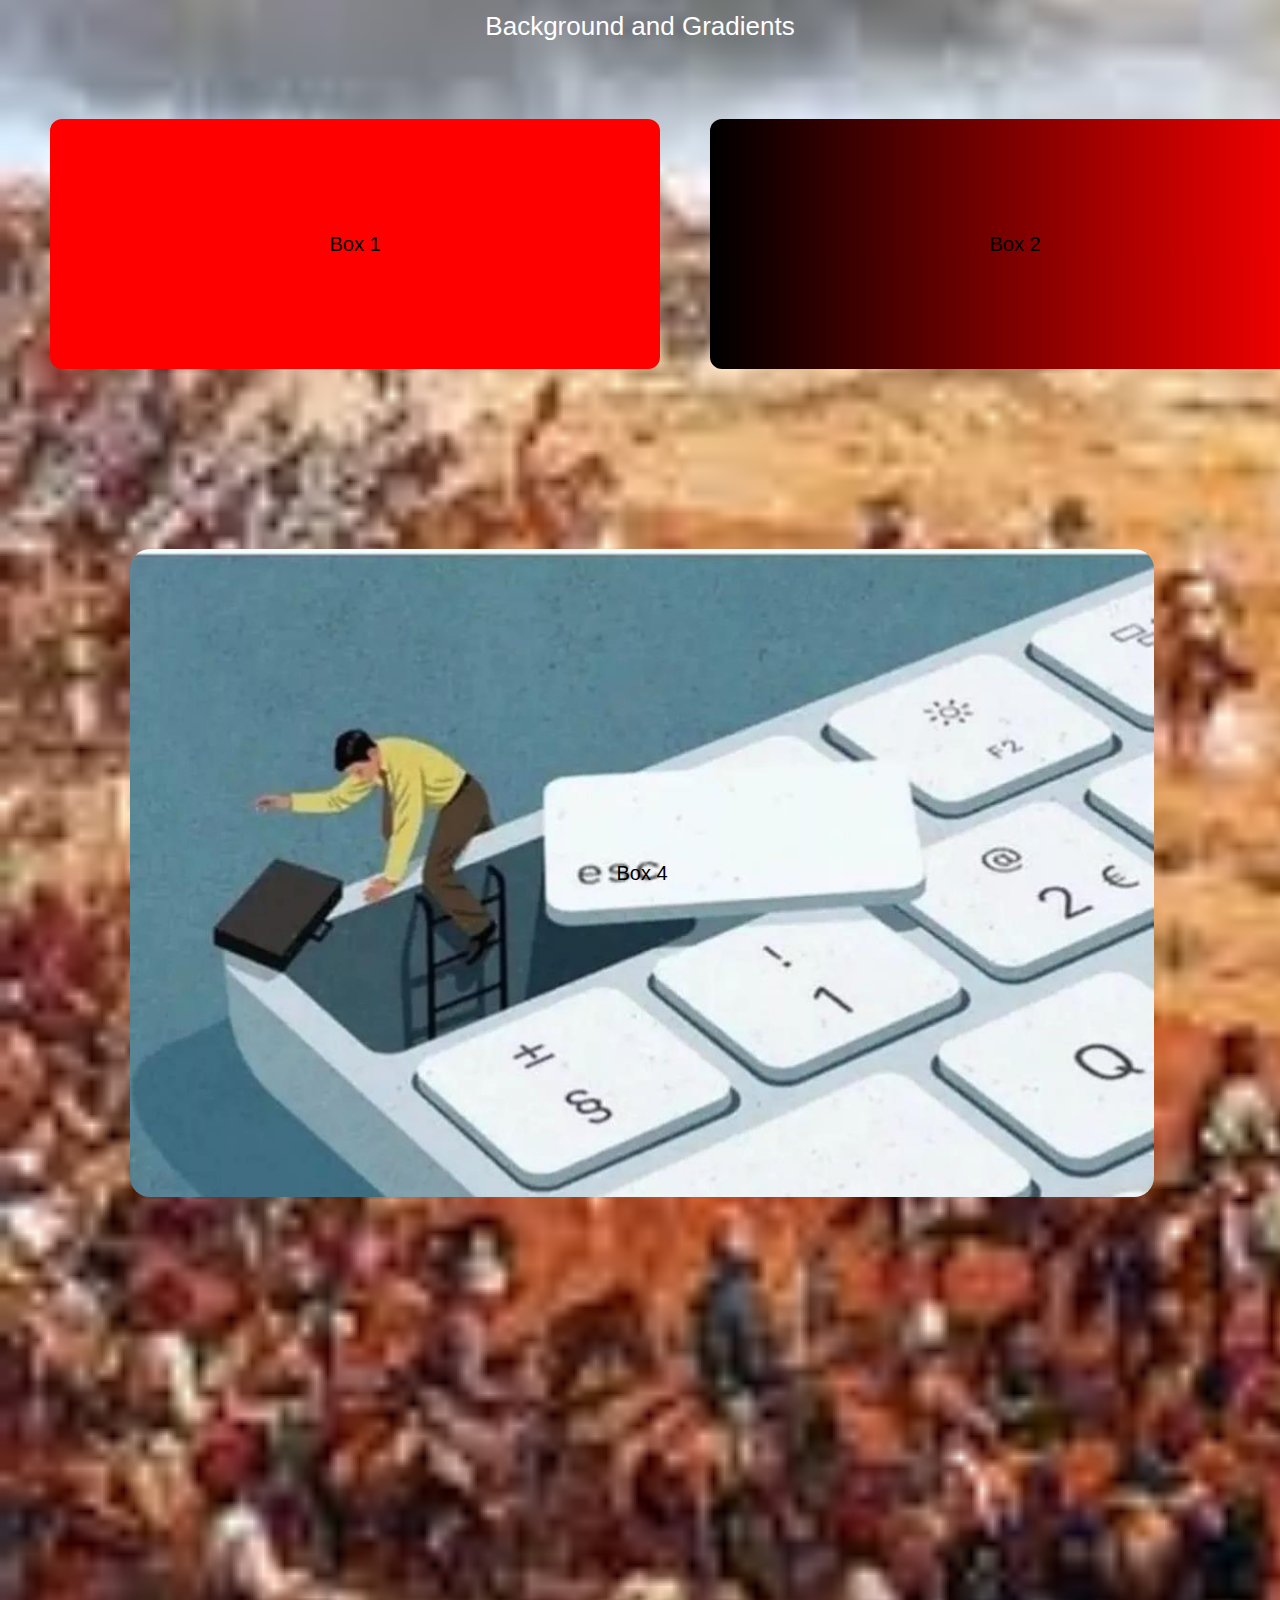
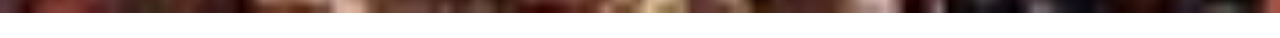
<file: block-BHaabu/index.html>
<!DOCTYPE html>
<html lang="end">
<head>
<meta charset="utf-8">
<link rel="stylesheet" href="style.css">
</head>   
<body> 
    <!--Main-->
    <main>
    <div class="background-image"> <h1>Background and Gradients</h1>   
    <!--Three-Box-->
        <div class="box">
        <div class="box box-1">Box 1</div>
        <div class="box box-2">Box 2</div>
        <div class="box box-3">Box 3</div>
        </div>
    <!--Last Image-->
       <div class="last">
           Box 4
       </div>    

    </div> 
    </main>
    
</html>
</file>
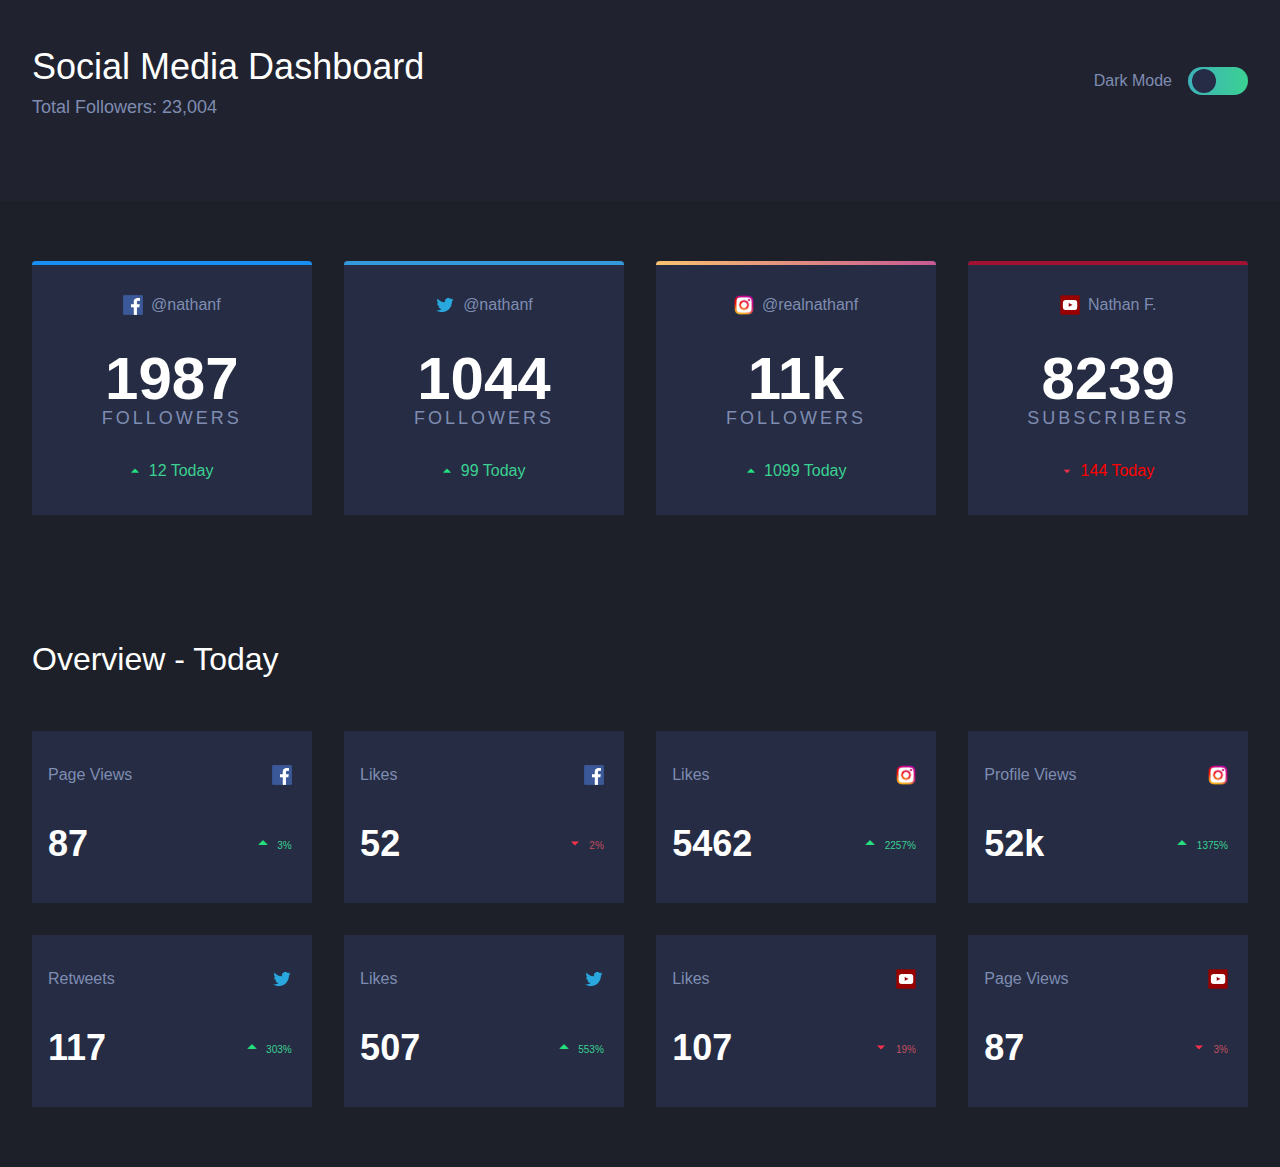
<file: block-BHaabv/index.html>
<!DOCTYPE html>
<html>
<head>
<meta charset="UTF-8">   
<title>Backgrounds and gradients level 2</title>
 <link rel="stylesheet" href="style.css">
</head>   
<body>
  <!--Header-->  
  <header class="header">
<div class="container flex">
  <div>
    <h1>Social Media Dashboard </h1>  
    <h4>Total Followers: 23,004</h4>   
  </div>  
<div class="btn-container flex ">
    <span>Dark Mode </span>  
  <div class="btn flex">
   <div class="circle"></div>
  </div>
</div>
  </header>
  <!--Main-->  
  <main>
<!--Section-1st-->    
<section class="card-container">
  <div class="container flex">
      <div class="card card-fb">
        <div class="border-top"></div>  
          <header class="flex center">
            <img class="dream-icons" src="assests/facebook-logo-icon-file-facebook-icon-svg-wikimedia-commons-4.png" alt="fb">
            <p>@nathanf</p>
          </header>
           <div class="card-body">
              <h2>1987</h2>
              <p>Followers</p>
            </div>
            <footer class="card-footer">
                <img src="./assests/icons8-sort-up-30.png" alt="up">
                <span>12 Today</span>
            </footer>
      </div>
      <div class="card card-twitter">
        <div class="border-top"></div>  
          <header class="flex center">
            <img class="dream-icons" src="assests/twitter-logo-vector-png-clipart-1.png" alt="Twitter">
            <p>@nathanf</p>
          </header>
           <div class="card-body">
              <h2>1044</h2>
              <p>Followers</p>
            </div>
            <footer class="card-footer">
                <img src="./assests/icons8-sort-up-30.png" alt="up">
                <span>99 Today</span>
            </footer>
      </div>
      <div class="card card-insta">
        <div class="border-top"></div>  
          <header class="flex center">
            <img class="dream-icons" src="./assests/new-instagram-logo-with-transparent-background-9.png" alt="insta">
            <p>@realnathanf</p>
          </header>
           <div class="card-body">
              <h2>11k</h2>
              <p>Followers</p>
            </div>
            <footer class="card-footer">
                <img src="./assests/icons8-sort-up-30.png" alt="up">
                <span>1099 Today</span>
            </footer>
      </div>
      <div class="card card-youtube">
        <div class="border-top"></div>  
          <header class="flex center">
            <img class="dream-icons" src="./assests/youtube-logo-red-png-8.png" alt="youtube">
            <p>Nathan F.</p>
          </header>
           <div class="card-body">
              <h2>8239</h2>
              <p>subscribers</p>
            </div>
            <footer class="card-footer">
                <img src="./assests/icons8-sort-down-24.png" alt="up">
                <span class="down">144 Today</span>
            </footer>
      </div>
      </div>
  </div>

</section>  
<!--Section-2nd-->
<section class="overview card-container">
  <div class="container">
        <h2>Overview - Today</h2>
    <div class="flex wrap">
     <div class="card overview-card">
        <header class="card-header flex">
          <h4> Page Views </h4>
          <img class="dream-icons" src="./assests/facebook-logo-icon-file-facebook-icon-svg-wikimedia-commons-4.png" alt="fb">  
        </header>
        <div class="flex">
          <h3>87</h3>
          <div> 
        <img class="up" src="./assests/icons8-sort-up-30.png " alt="up">
        <span>3%</span>
          </div>  
        </div>   
      </div>  
      <div class="card overview-card">
        <header class="card-header flex">
          <h4> Likes </h4>
          <img class="dream-icons" src="./assests/facebook-logo-icon-file-facebook-icon-svg-wikimedia-commons-4.png" alt="fb">  
        </header>
        <div class="flex">
          <h3>52</h3>
          <div> 
        <img class="up" src="./assests/icons8-sort-down-24.png" alt="down">
        <span class="down">2%</span>
          </div>  
        </div>   
      </div>  
      <div class="card overview-card">
        <header class="card-header flex">
          <h4> Likes </h4>
          <img class="dream-icons" src="./assests/new-instagram-logo-with-transparent-background-9.png" alt="insta">  
        </header>
        <div class="flex">
          <h3>5462</h3>
          <div> 
        <img class="up" src="./assests/icons8-sort-up-30.png " alt="up">
        <span>2257%</span>
          </div>  
        </div>   
      </div>  
      <div class="card overview-card">
        <header class="card-header flex">
          <h4> Profile Views </h4>
          <img class="dream-icons" src="./assests/new-instagram-logo-with-transparent-background-9.png" alt="insta">  
        </header>
        <div class="flex">
          <h3>52k</h3>
          <div> 
        <img class="up" src="./assests/icons8-sort-up-30.png " alt="up">
        <span>1375%</span>
          </div>  
        </div>   
      </div>  
     <div class="card overview-card">
        <header class="card-header flex">
          <h4> Retweets </h4>
      <img class="dream-icons" src="./assests/twitter-logo-vector-png-clipart-1.png" alt="twitter">
        </header>
        <div class="flex">
          <h3>117</h3>
          <div> 
        <img class="up" src="./assests/icons8-sort-up-30.png " alt="up">
        <span>303%</span>
          </div>  
        </div>   
      </div>  
      <div class="card overview-card">
        <header class="card-header flex">
          <h4> Likes </h4>
          <img class="dream-icons" src="./assests/twitter-logo-vector-png-clipart-1.png" alt="twitter"> 
        </header>
        <div class="flex">
          <h3>507</h3>
          <div> 
        <img class="up" src="./assests/icons8-sort-up-30.png " alt="up">
        <span>553%</span>
          </div>  
        </div>   
      </div>  
      <div class="card overview-card">
        <header class="card-header flex">
          <h4> Likes </h4>
        <img class="dream-icons" src="./assests/youtube-logo-red-png-8.png" alt="youtube">
        </header>
        <div class="flex">
          <h3>107</h3>
          <div> 
        <img class="up" src="./assests/icons8-sort-down-24.png" alt="down">
        <span class="down">19%</span>
          </div>  
        </div>   
      </div>  
      <div class="card overview-card">
        <header class="card-header flex">
          <h4> Page Views </h4>
          <img class="dream-icons" src="./assests/youtube-logo-red-png-8.png" alt="youtube">
        </header>
        <div class="flex">
          <h3>87</h3>
          <div> 
        <img class="up" src="./assests/icons8-sort-down-24.png" alt="down">
        <span class="down">3%</span>
          </div>  
        </div>   
      </div>  
    </div>  
  </div>
</section> 

</main>
</body>
 </html >
</file>
<file: block-BHaabu/style.css>
/* http://meyerweb.com/eric/tools/css/reset/ 
   v2.0 | 20110126
   License: none (public domain)
*/

html, body, div, span, applet, object, iframe,
h1, h2, h3, h4, h5, h6, p, blockquote, pre,
a, abbr, acronym, address, big, cite, code,
del, dfn, em, img, ins, kbd, q, s, samp,
small, strike, strong, sub, sup, tt, var,
b, u, i, center,
dl, dt, dd, ol, ul, li,
fieldset, form, label, legend,
table, caption, tbody, tfoot, thead, tr, th, td,
article, aside, canvas, details, embed, 
figure, figcaption, footer, header, hgroup, 
menu, nav, output, ruby, section, summary,
time, mark, audio, video {
	margin: 0;
	padding: 0;
	border: 0;
	font-size: 100%;
	font: inherit;
	vertical-align: baseline;
}
/* HTML5 display-role reset for older browsers */
article, aside, details, figcaption, figure, 
footer, header, hgroup, menu, nav, section {
	display: block;
}
body {
	line-height: 1;			
}
ol, ul {
	list-style: none;
}
blockquote, q {
	quotes: none;
}
 q:before, q:after {
	content: '';
	content: none;
}
table {
	border-collapse: collapse;
	
}

/*header*/
h1{text-align: center;
margin-top: 18px;
color: white;
font-size: 26px;
font-family: -apple-system, BlinkMacSystemFont, 'Segoe UI', Roboto, Oxygen, Ubuntu, Cantarell, 'Open Sans', 'Helvetica Neue', sans-serif;
font-weight: 500;
position: relative;
top: 20px;}

/*main*/
.background-image{height: 180vh;
background-image: url(./assets/download.jpg);
background-repeat: no-repeat;
background-size: cover;
position: relative;
bottom: 25px;}

/*Three-box*/
.box{display: flex;
    flex-direction: row;
 justify-content: space-around;
 align-items: center;
 position: relative;
top: 50px;
width: 220vh;
height: 250px;
margin: 0 25px;
font-size: 20px;
font-family: Impact, Haettenschweiler, 'Arial Narrow Bold', sans-serif;
border-radius: 12px;
}

.box-1{background:rgba(255,0, 0, 1);}
.box-2{background: red; background-image: linear-gradient(to left, red,black); }
.box-3{background: red; background-image: radial-gradient(red,black);}

/*last-image*/
.last{display: flex;
    justify-content: space-around;
    align-items: center;
    height: 40%;
    width: 80%;
    margin: 100px 220px;
    background-image: url(./assets/271744348_4612999175458111_5473569665563187046_n.jpg);
    position: relative;
top: 20vh;
right: 10vh;
background-repeat: no-repeat;
background-size: cover;
border-radius: 20px;
font-size: 20px;
font-family: Impact, Haettenschweiler, 'Arial Narrow Bold', sans-serif;
color: black;}
</file>
<file: block-BHaabv/style.css>
/* http://meyerweb.com/eric/tools/css/reset/ 
   v2.0 | 20110126
   License: none (public domain)
*/

html, body, div, span, applet, object, iframe,
h1, h2, h3, h4, h5, h6, p, blockquote, pre,
a, abbr, acronym, address, big, cite, code,
del, dfn, em, img, ins, kbd, q, s, samp,
small, strike, strong, sub, sup, tt, var,
b, u, i, center,
dl, dt, dd, ol, ul, li,
fieldset, form, label, legend,
table, caption, tbody, tfoot, thead, tr, th, td,
article, aside, canvas, details, embed, 
figure, figcaption, footer, header, hgroup, 
menu, nav, output, ruby, section, summary,
time, mark, audio, video {
	margin: 0;
	padding: 0;
	border: 0;
	font-size: 100%;
	font: inherit;
	vertical-align: baseline;
}
/* HTML5 display-role reset for older browsers */
article, aside, details, figcaption, figure, 
footer, header, hgroup, menu, nav, section {
	display: block;
}
body {
	line-height: 1;			
}
ol, ul {
	list-style: none;
}
blockquote, q {
	quotes: none;
}
 q:before, q:after {
	content: '';
	content: none;
}
table {
	border-collapse: collapse;
	
}

/*custom-styles*/

body{font-size: 16px;
line-height: 1.5;
font-family: "Roboto", sans-serif;
background-color: #1D2029;
color: #ffffff;}

*::before,
*::after{box-sizing: border-box;}

.container{max-width: 1370px;
margin: 0 auto;
padding: 0 32px;
}

.flex{display: flex;
justify-content: space-between;
align-items: center;}

.center{justify-content: center;
    align-items: center;
}

.wrap{flex-wrap: wrap;}
/* Header */
 .header{
    padding: 40px 0;; 
 background-color: #20232f;
padding-bottom: 80px;}

 .header h1{
     font-size: 36px;
 }

 .header h4{font-size: 18px;
color: #7f8cb2;}

.btn-container span{color:  #7f8cb2;}

.btn{width: 56px;
    height: 28px;
    border-radius: 20px;
  background-color: #ffffff;
background: linear-gradient(to right,#3db2b9, #3bd192);
margin-left: 16px;
padding-left: 4px;} 

.circle{width: 24px;
height: 24px;
background-color: #262c45;
border-radius: 50%;}

/* Main */

/* Icons */
.dream-icons{width: 20px;}

/*cards*/
.card-container{padding: 60px 0;
}

.card{background-color: #252c43;
padding: 32px 0;
text-align: center;
width: 23%;
color: #7f8cb2;
position: relative;
border: 6px;}

.card img{margin-right:8px;}

.card h2{font-size: 60px;
    color: #ffffff;
    font-weight: 700;
    line-height: 1;
}
.card-body{padding: 32px 0;}

.card-body p{text-transform: uppercase;
letter-spacing: 3px;
font-size: 18px;
font-weight: 300;
line-height: 1;}

.card-footer img{
    margin-right: 4px;
    width: 10px;
}

.card-footer span{color: #3bd192;
font-size: 16px;}

.border-top{width: 100%;
    height: 4px;
    background-color: #188ff5;
    position: absolute;
    left: 0;
    right: 0;
    top: 0;
    border-top-left-radius:  6px;
    border-top-right-radius: 6px ;
}

.card-twitter .border-top{background-color: #349adc;}

.card-insta .border-top{background: linear-gradient(to right,#fac26f,#c75992);}

.card-youtube .border-top{background-color: #a21233;}

.card-footer .down{color: red;}

/*overview-card*/
.overview-card{margin-top: 32px;
}
.overview-card h4{margin-left: 16px;}

.overview h2{font-size: 32px;
margin-bottom: 16px;}

.overview-card .card-header{margin-bottom: 30px;}

.overview-card img{ width: 20px;
margin-right: 20px;}

.overview-card  h3{font-size: 36px;
    color: #ffffff;
    font-weight: 700;
margin-left: 16px;}

.overview-card .up{width: 12px;
margin-right: 4px;}
.overview-card span{font-size: 10px;
color: #3bd192;}

.overview-card span{margin-right: 20px;}

.overview-card .down{color: #c34f5f;}
</file>
